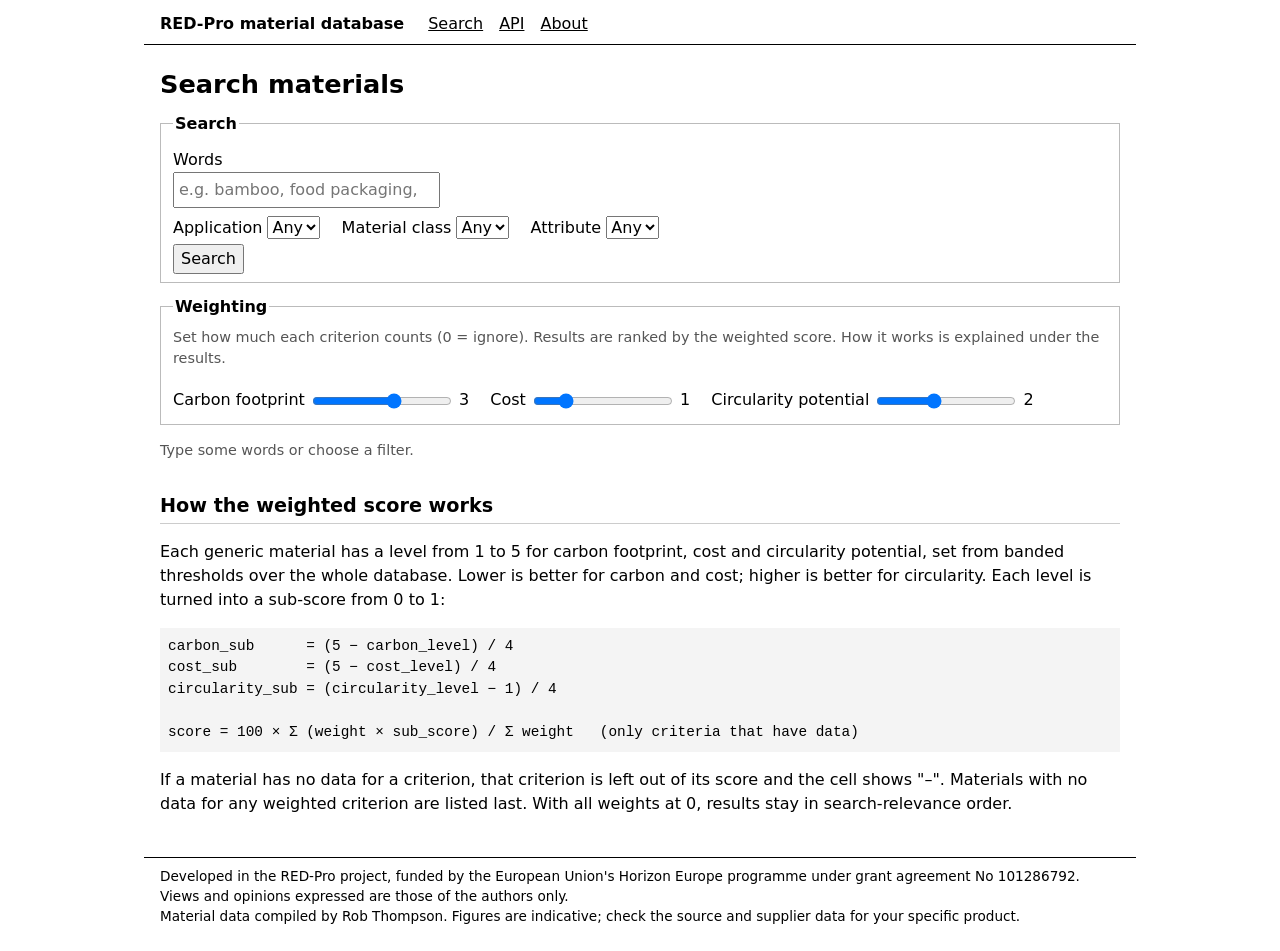
<file: index.html>
<!DOCTYPE html>
<html lang="en">
<head>
<meta charset="utf-8">
<meta name="viewport" content="width=device-width, initial-scale=1">
<title>RED-Pro material database · Search</title>
<link rel="stylesheet" href="style.css">
</head>
<body>
<header><strong>RED-Pro material database</strong><a href="index.html">Search</a><a href="api.html">API</a><a href="about.html">About</a></header>
<main>
<h1>Search materials</h1>
<form id="f">
  <fieldset>
    <legend>Search</legend>
    <label>Words <input type="search" id="q" placeholder="e.g. bamboo, food packaging, insulation"></label>
    <br>
    <label>Application <select id="application"><option value="">Any</option></select></label>
    <label>Material class <select id="material_class"><option value="">Any</option></select></label>
    <label>Attribute <select id="attribute"><option value="">Any</option></select></label>
    <br><button type="submit">Search</button>
  </fieldset>
  <fieldset>
    <legend>Weighting</legend>
    <p class="muted" style="margin-top:0">Set how much each criterion counts (0 = ignore). Results are ranked by the weighted score. How it works is explained under the results.</p>
    <label>Carbon footprint <input type="range" id="w_carbon" min="0" max="5" value="3"> <output id="o_carbon">3</output></label>
    <label>Cost <input type="range" id="w_cost" min="0" max="5" value="1"> <output id="o_cost">1</output></label>
    <label>Circularity potential <input type="range" id="w_circularity" min="0" max="5" value="2"> <output id="o_circularity">2</output></label>
  </fieldset>
</form>

<p id="status" class="muted"></p>
<p id="error" class="error" hidden></p>

<div class="wide"><table id="results" hidden>
  <thead><tr><th>#</th><th>Material</th><th>Type</th><th class="num">Carbon<br><span class="muted">kg CO₂e/kg</span></th><th class="num">Cost<br><span class="muted">per kg</span></th><th class="num">Circularity<br><span class="muted">1–5</span></th><th class="num">Score<br><span class="muted">0–100</span></th></tr></thead>
  <tbody></tbody>
</table></div>

<div id="innovWrap" hidden>
  <h2>Innovations</h2>
  <p class="muted">Company products are listed without scores: they are not rated on the relative scales.</p>
  <ul id="innov"></ul>
</div>

<h2>How the weighted score works</h2>
<p>Each generic material has a level from 1 to 5 for carbon footprint, cost and circularity potential, set from banded thresholds over the whole database. Lower is better for carbon and cost; higher is better for circularity. Each level is turned into a sub-score from 0 to 1:</p>
<pre>carbon_sub      = (5 − carbon_level) / 4
cost_sub        = (5 − cost_level) / 4
circularity_sub = (circularity_level − 1) / 4

score = 100 × Σ (weight × sub_score) / Σ weight   (only criteria that have data)</pre>
<p>If a material has no data for a criterion, that criterion is left out of its score and the cell shows "–". Materials with no data for any weighted criterion are listed last. With all weights at 0, results stay in search-relevance order.</p>
</main>
<footer>
  Developed in the RED-Pro project, funded by the European Union's Horizon Europe programme under grant agreement No 101286792. Views and opinions expressed are those of the authors only.<br>
  Material data compiled by Rob Thompson. Figures are indicative; check the source and supplier data for your specific product.
</footer>
<script src="common.js"></script>
<script>
const KEYS = ['carbon', 'cost', 'circularity'];
let rows = [];
let gone = new Set(); // innovation codes whose Availability is Discontinued

function weights() { const w = {}; KEYS.forEach((k) => { w[k] = Number($('w_' + k).value); $('o_' + k).textContent = w[k]; }); return w; }

function sub(r, k) {
  const v = r[k];
  if (!v || v.level == null) return null;
  return k === 'circularity' ? (v.level - 1) / 4 : (5 - v.level) / 4;
}
function score(r, w) {
  let num = 0, den = 0;
  KEYS.forEach((k) => { const s = sub(r, k); if (w[k] > 0 && s != null) { num += w[k] * s; den += w[k]; } });
  return den ? Math.round(100 * num / den) : null;
}
const cell = (v) => (v && v.value != null ? `${esc(Number(v.value))}${v.label ? `<br><span class="muted">${esc(v.label)}</span>` : ''}` : '–');

function render() {
  const w = weights();
  const anyW = KEYS.some((k) => w[k] > 0);
  const mats = rows.filter((r) => r.kind !== 'innovation').map((r, i) => ({ r, i, s: score(r, w) }));
  if (anyW) mats.sort((a, b) => (b.s ?? -1) - (a.s ?? -1) || a.i - b.i);
  $('results').querySelector('tbody').innerHTML = mats.map(({ r, s }, n) => `<tr>
    <td class="num">${n + 1}</td>
    <td><a href="${pageFor(r.code, r.kind)}">${esc(r.name)}</a>${r.family_name ? `<br><span class="muted">${esc(r.family_name)}</span>` : ''}</td>
    <td>${r.kind === 'family' ? 'Family' : 'Grade'}${r.supply_route === 'recycled' ? ', recycled' : ''}</td>
    <td class="num">${cell(r.carbon)}</td><td class="num">${cell(r.cost)}</td><td class="num">${cell(r.circularity)}</td>
    <td class="num">${anyW ? (s == null ? '–' : s) : ''}</td></tr>`).join('');
  $('results').hidden = !mats.length;
  const inns = rows.filter((r) => r.kind === 'innovation');
  $('innov').innerHTML = inns.map((r) => `<li><a href="${pageFor(r.code, 'innovation')}">${esc(r.name)}</a>${gone.has(r.code) ? ' <span class="muted">(discontinued)</span>' : ''}</li>`).join('');
  $('innovWrap').hidden = !inns.length;
}

function terms() { return ['application', 'material_class', 'attribute'].map((k) => $(k).value).filter(Boolean); }

function syncUrl() {
  const p = new URLSearchParams();
  if ($('q').value.trim()) p.set('q', $('q').value.trim());
  ['application', 'material_class', 'attribute'].forEach((k) => { if ($(k).value) p.set(k, $(k).value); });
  KEYS.forEach((k) => p.set('w_' + k, $('w_' + k).value));
  try { history.replaceState(null, '', '?' + p); } catch (e) { /* ignore */ }
}

async function search() {
  const q = $('q').value.trim(), t = terms();
  syncUrl();
  $('error').hidden = true;
  if (!q && !t.length) { rows = []; render(); $('status').textContent = 'Type some words or choose a filter.'; return; }
  $('status').textContent = 'Searching…';
  try {
    rows = q ? await wordSearch({ q, terms: t, exclude: [], limit: 60 })
             : await rpc('search_materials_v2', { q: '', p_terms: t, p_exclude: [], p_limit: 60 });
    const total = rows.length ? Number(rows[0].total) : 0;
    $('status').textContent = total ? `${total} result${total === 1 ? '' : 's'}${total > rows.length ? ` (best ${rows.length} shown)` : ''}` : 'No results.';
    render();
    // Mark innovations that are no longer made or can no longer be found
    const codes = rows.filter((r) => r.kind === 'innovation').map((r) => r.code);
    if (codes.length) rpc('innovation_companies', { p_codes: codes })
      .then((list) => { gone = new Set((list || []).filter((x) => x.discontinued).map((x) => x.code)); render(); })
      .catch(() => {});
  } catch (e) {
    rows = []; render();
    $('status').textContent = '';
    $('error').textContent = e.message; $('error').hidden = false;
  }
}

$('f').addEventListener('submit', (e) => { e.preventDefault(); search(); });
['application', 'material_class', 'attribute'].forEach((k) => $(k).addEventListener('change', search));
KEYS.forEach((k) => $('w_' + k).addEventListener('input', () => { render(); syncUrl(); }));

(async () => {
  const p = new URLSearchParams(location.search);
  if (p.has('t') && !p.has('application')) {
    // Links from older pages: t=vocab:slug,vocab:slug
    p.get('t').split(',').forEach((t) => { const v = t.split(':')[0]; if (['application', 'material_class', 'attribute'].includes(v)) p.set(v, t); });
  }
  try {
    const opts = await rpc('filter_options_v2');
    ['application', 'material_class', 'attribute'].forEach((v) => {
      $(v).insertAdjacentHTML('beforeend', opts.filter((o) => o.vocabulary === v)
        .sort((a, b) => a.label.localeCompare(b.label))
        .map((o) => `<option value="${esc(v + ':' + o.slug)}">${esc(o.label)} (${o.n})</option>`).join(''));
    });
  } catch (e) { /* filters stay empty; search still works */ }
  $('q').value = p.get('q') || '';
  ['application', 'material_class', 'attribute'].forEach((k) => { if (p.get(k)) $(k).value = p.get(k); });
  KEYS.forEach((k) => { if (p.has('w_' + k)) $('w_' + k).value = p.get('w_' + k); });
  weights();
  search();
})();
</script>
</body>
</html>
</file>
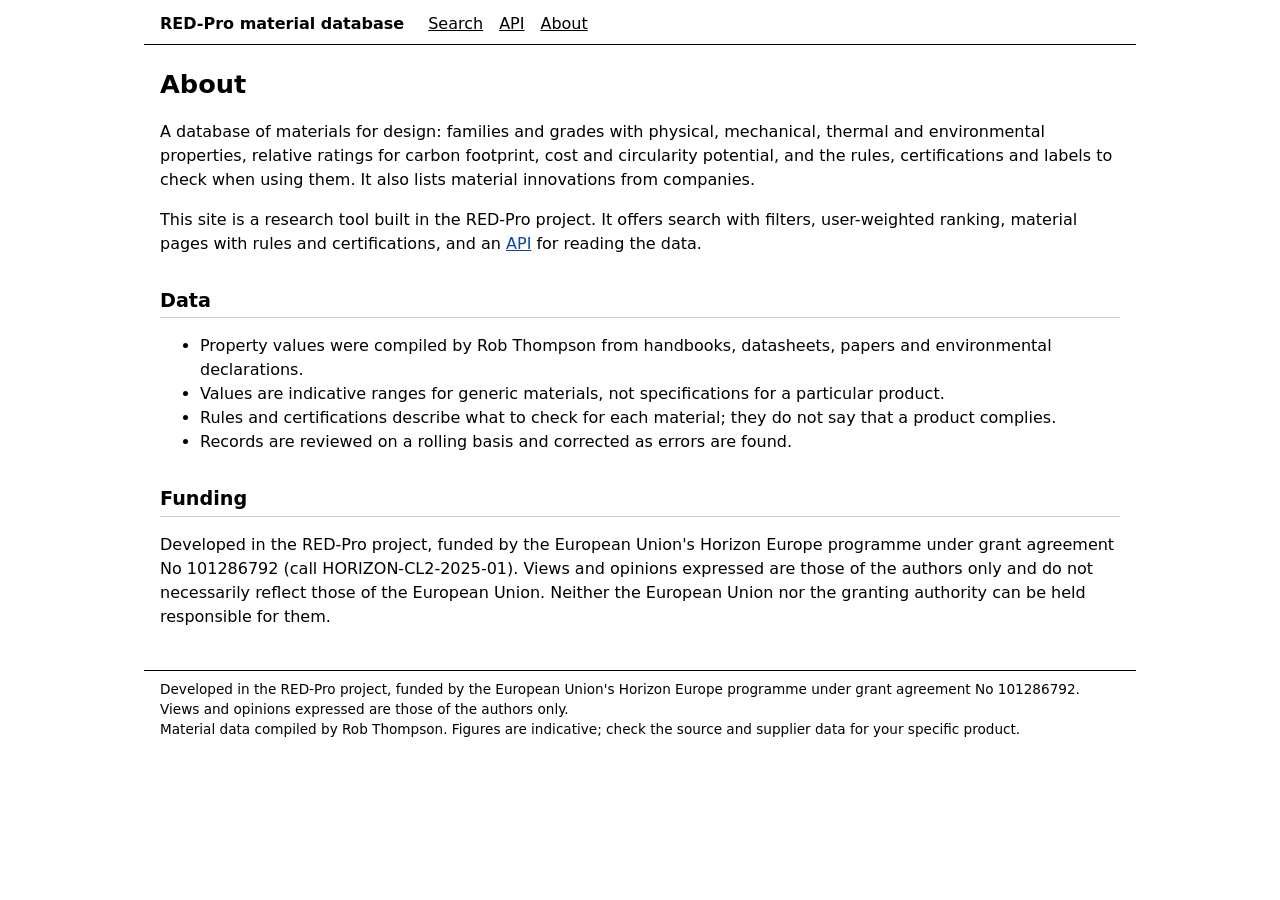
<file: about.html>
<!DOCTYPE html>
<html lang="en">
<head>
<meta charset="utf-8">
<meta name="viewport" content="width=device-width, initial-scale=1">
<title>RED-Pro material database · About</title>
<link rel="stylesheet" href="style.css">
</head>
<body>
<header><strong>RED-Pro material database</strong><a href="index.html">Search</a><a href="api.html">API</a><a href="about.html">About</a></header>
<main>
<h1>About</h1>
<p>A database of materials for design: families and grades with physical, mechanical, thermal and environmental properties, relative ratings for carbon footprint, cost and circularity potential, and the rules, certifications and labels to check when using them. It also lists material innovations from companies.</p>
<p>This site is a research tool built in the RED-Pro project. It offers search with filters, user-weighted ranking, material pages with rules and certifications, and an <a href="api.html">API</a> for reading the data.</p>
<h2>Data</h2>
<ul>
  <li>Property values were compiled by Rob Thompson from handbooks, datasheets, papers and environmental declarations.</li>
  <li>Values are indicative ranges for generic materials, not specifications for a particular product.</li>
  <li>Rules and certifications describe what to check for each material; they do not say that a product complies.</li>
  <li>Records are reviewed on a rolling basis and corrected as errors are found.</li>
</ul>
<h2>Funding</h2>
<p>Developed in the RED-Pro project, funded by the European Union's Horizon Europe programme under grant agreement No 101286792 (call HORIZON-CL2-2025-01). Views and opinions expressed are those of the authors only and do not necessarily reflect those of the European Union. Neither the European Union nor the granting authority can be held responsible for them.</p>
</main>
<footer>
  Developed in the RED-Pro project, funded by the European Union's Horizon Europe programme under grant agreement No 101286792. Views and opinions expressed are those of the authors only.<br>
  Material data compiled by Rob Thompson. Figures are indicative; check the source and supplier data for your specific product.
</footer>
</body>
</html>
</file>
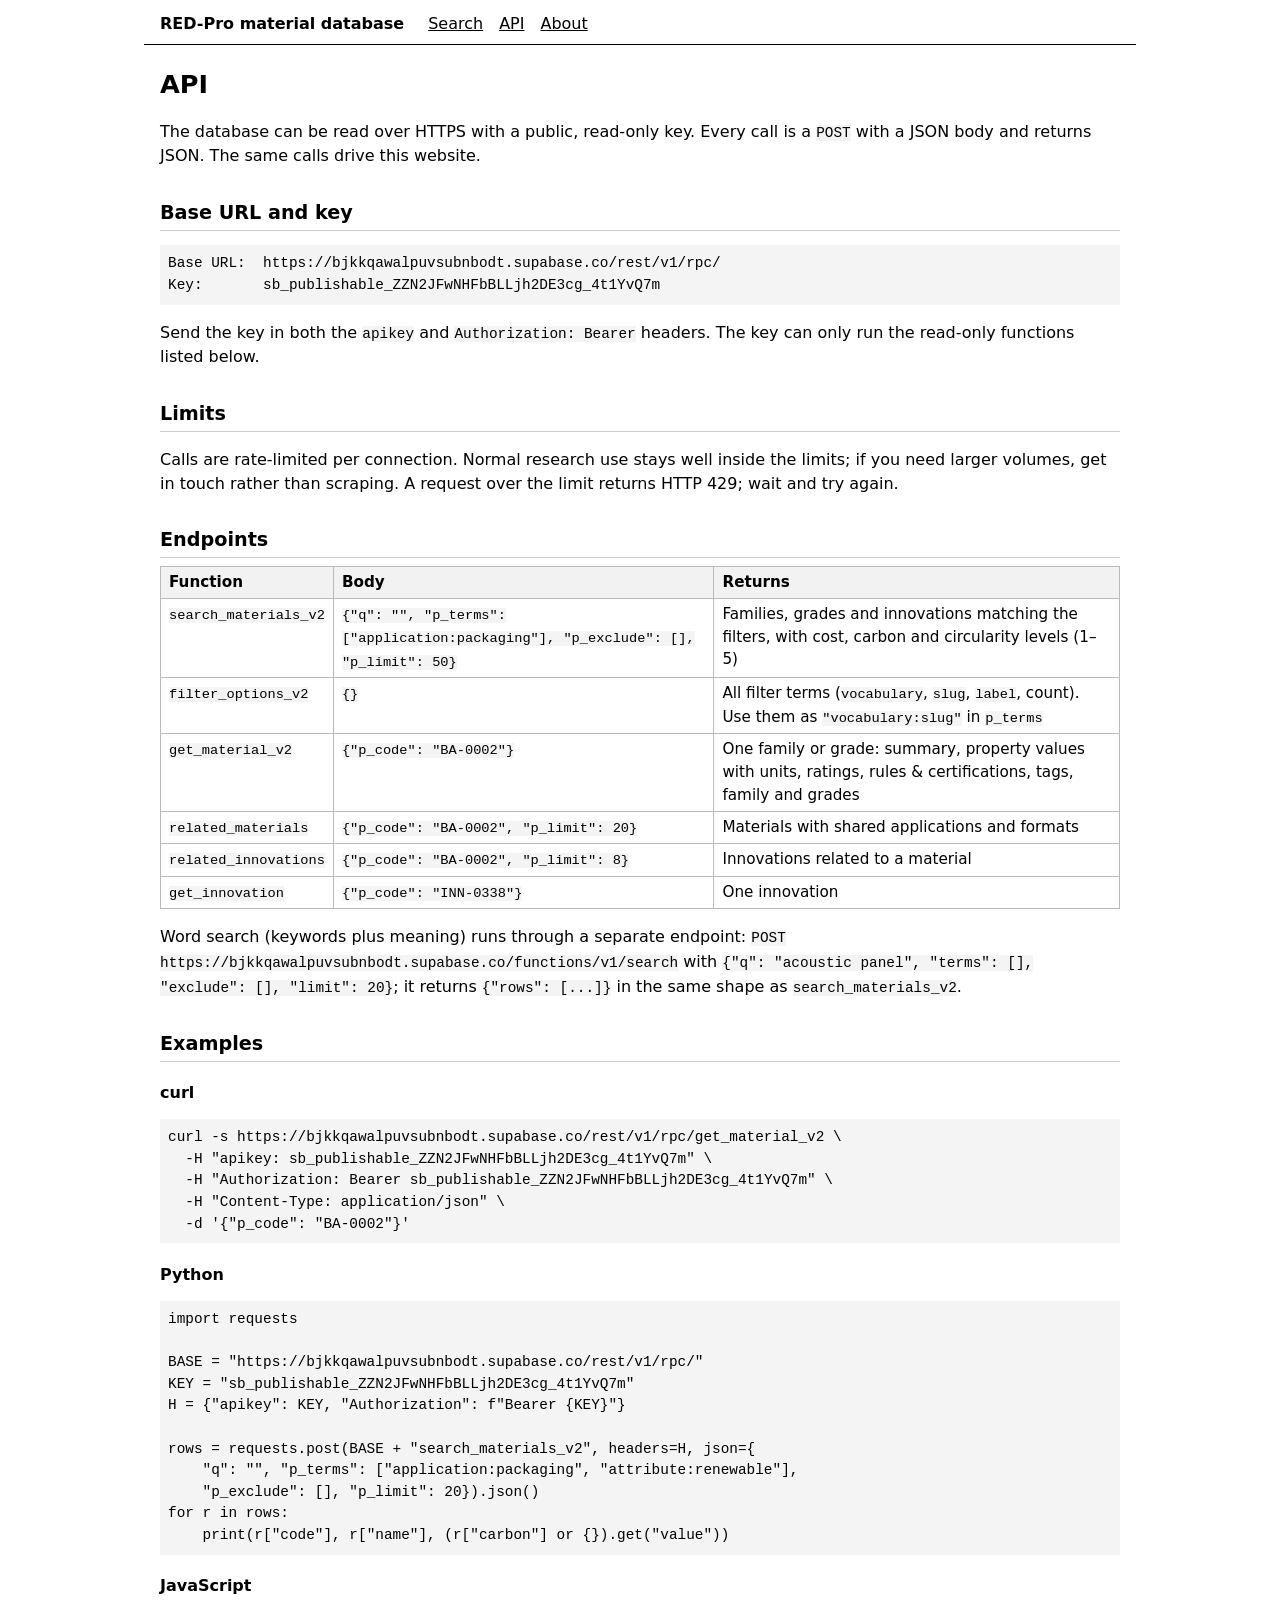
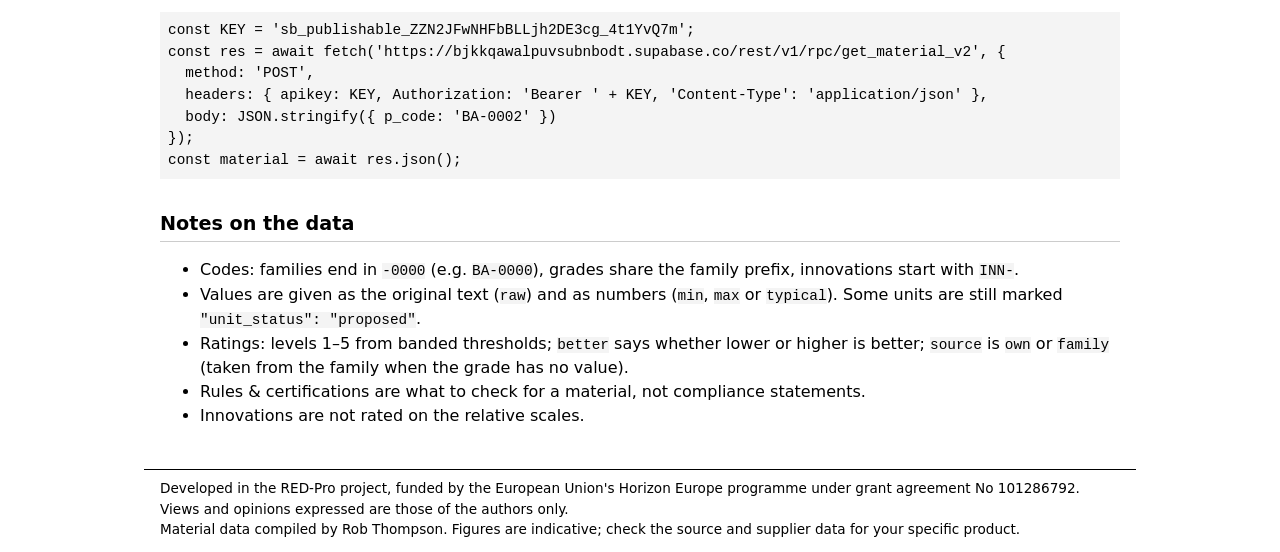
<file: api.html>
<!DOCTYPE html>
<html lang="en">
<head>
<meta charset="utf-8">
<meta name="viewport" content="width=device-width, initial-scale=1">
<title>RED-Pro material database · API</title>
<link rel="stylesheet" href="style.css">
</head>
<body>
<header><strong>RED-Pro material database</strong><a href="index.html">Search</a><a href="api.html">API</a><a href="about.html">About</a></header>
<main>
<h1>API</h1>
<p>The database can be read over HTTPS with a public, read-only key. Every call is a <code>POST</code> with a JSON body and returns JSON. The same calls drive this website.</p>

<h2>Base URL and key</h2>
<pre>Base URL:  https://bjkkqawalpuvsubnbodt.supabase.co/rest/v1/rpc/
Key:       sb_publishable_ZZN2JFwNHFbBLLjh2DE3cg_4t1YvQ7m</pre>
<p>Send the key in both the <code>apikey</code> and <code>Authorization: Bearer</code> headers. The key can only run the read-only functions listed below.</p>

<h2>Limits</h2>
<p>Calls are rate-limited per connection. Normal research use stays well inside the limits; if you need larger volumes, get in touch rather than scraping. A request over the limit returns HTTP 429; wait and try again.</p>

<h2>Endpoints</h2>
<div class="wide"><table>
<thead><tr><th>Function</th><th>Body</th><th>Returns</th></tr></thead>
<tbody>
<tr><td><code>search_materials_v2</code></td><td><code>{"q": "", "p_terms": ["application:packaging"], "p_exclude": [], "p_limit": 50}</code></td><td>Families, grades and innovations matching the filters, with cost, carbon and circularity levels (1–5)</td></tr>
<tr><td><code>filter_options_v2</code></td><td><code>{}</code></td><td>All filter terms (<code>vocabulary</code>, <code>slug</code>, <code>label</code>, count). Use them as <code>"vocabulary:slug"</code> in <code>p_terms</code></td></tr>
<tr><td><code>get_material_v2</code></td><td><code>{"p_code": "BA-0002"}</code></td><td>One family or grade: summary, property values with units, ratings, rules &amp; certifications, tags, family and grades</td></tr>
<tr><td><code>related_materials</code></td><td><code>{"p_code": "BA-0002", "p_limit": 20}</code></td><td>Materials with shared applications and formats</td></tr>
<tr><td><code>related_innovations</code></td><td><code>{"p_code": "BA-0002", "p_limit": 8}</code></td><td>Innovations related to a material</td></tr>
<tr><td><code>get_innovation</code></td><td><code>{"p_code": "INN-0338"}</code></td><td>One innovation</td></tr>
</tbody></table></div>
<p>Word search (keywords plus meaning) runs through a separate endpoint: <code>POST https://bjkkqawalpuvsubnbodt.supabase.co/functions/v1/search</code> with <code>{"q": "acoustic panel", "terms": [], "exclude": [], "limit": 20}</code>; it returns <code>{"rows": [...]}</code> in the same shape as <code>search_materials_v2</code>.</p>

<h2>Examples</h2>
<h3>curl</h3>
<pre>curl -s https://bjkkqawalpuvsubnbodt.supabase.co/rest/v1/rpc/get_material_v2 \
  -H "apikey: sb_publishable_ZZN2JFwNHFbBLLjh2DE3cg_4t1YvQ7m" \
  -H "Authorization: Bearer sb_publishable_ZZN2JFwNHFbBLLjh2DE3cg_4t1YvQ7m" \
  -H "Content-Type: application/json" \
  -d '{"p_code": "BA-0002"}'</pre>

<h3>Python</h3>
<pre>import requests

BASE = "https://bjkkqawalpuvsubnbodt.supabase.co/rest/v1/rpc/"
KEY = "sb_publishable_ZZN2JFwNHFbBLLjh2DE3cg_4t1YvQ7m"
H = {"apikey": KEY, "Authorization": f"Bearer {KEY}"}

rows = requests.post(BASE + "search_materials_v2", headers=H, json={
    "q": "", "p_terms": ["application:packaging", "attribute:renewable"],
    "p_exclude": [], "p_limit": 20}).json()
for r in rows:
    print(r["code"], r["name"], (r["carbon"] or {}).get("value"))</pre>

<h3>JavaScript</h3>
<pre>const KEY = 'sb_publishable_ZZN2JFwNHFbBLLjh2DE3cg_4t1YvQ7m';
const res = await fetch('https://bjkkqawalpuvsubnbodt.supabase.co/rest/v1/rpc/get_material_v2', {
  method: 'POST',
  headers: { apikey: KEY, Authorization: 'Bearer ' + KEY, 'Content-Type': 'application/json' },
  body: JSON.stringify({ p_code: 'BA-0002' })
});
const material = await res.json();</pre>

<h2>Notes on the data</h2>
<ul>
  <li>Codes: families end in <code>-0000</code> (e.g. <code>BA-0000</code>), grades share the family prefix, innovations start with <code>INN-</code>.</li>
  <li>Values are given as the original text (<code>raw</code>) and as numbers (<code>min</code>, <code>max</code> or <code>typical</code>). Some units are still marked <code>"unit_status": "proposed"</code>.</li>
  <li>Ratings: levels 1–5 from banded thresholds; <code>better</code> says whether lower or higher is better; <code>source</code> is <code>own</code> or <code>family</code> (taken from the family when the grade has no value).</li>
  <li>Rules &amp; certifications are what to check for a material, not compliance statements.</li>
  <li>Innovations are not rated on the relative scales.</li>
</ul>
</main>
<footer>
  Developed in the RED-Pro project, funded by the European Union's Horizon Europe programme under grant agreement No 101286792. Views and opinions expressed are those of the authors only.<br>
  Material data compiled by Rob Thompson. Figures are indicative; check the source and supplier data for your specific product.
</footer>
</body>
</html>
</file>
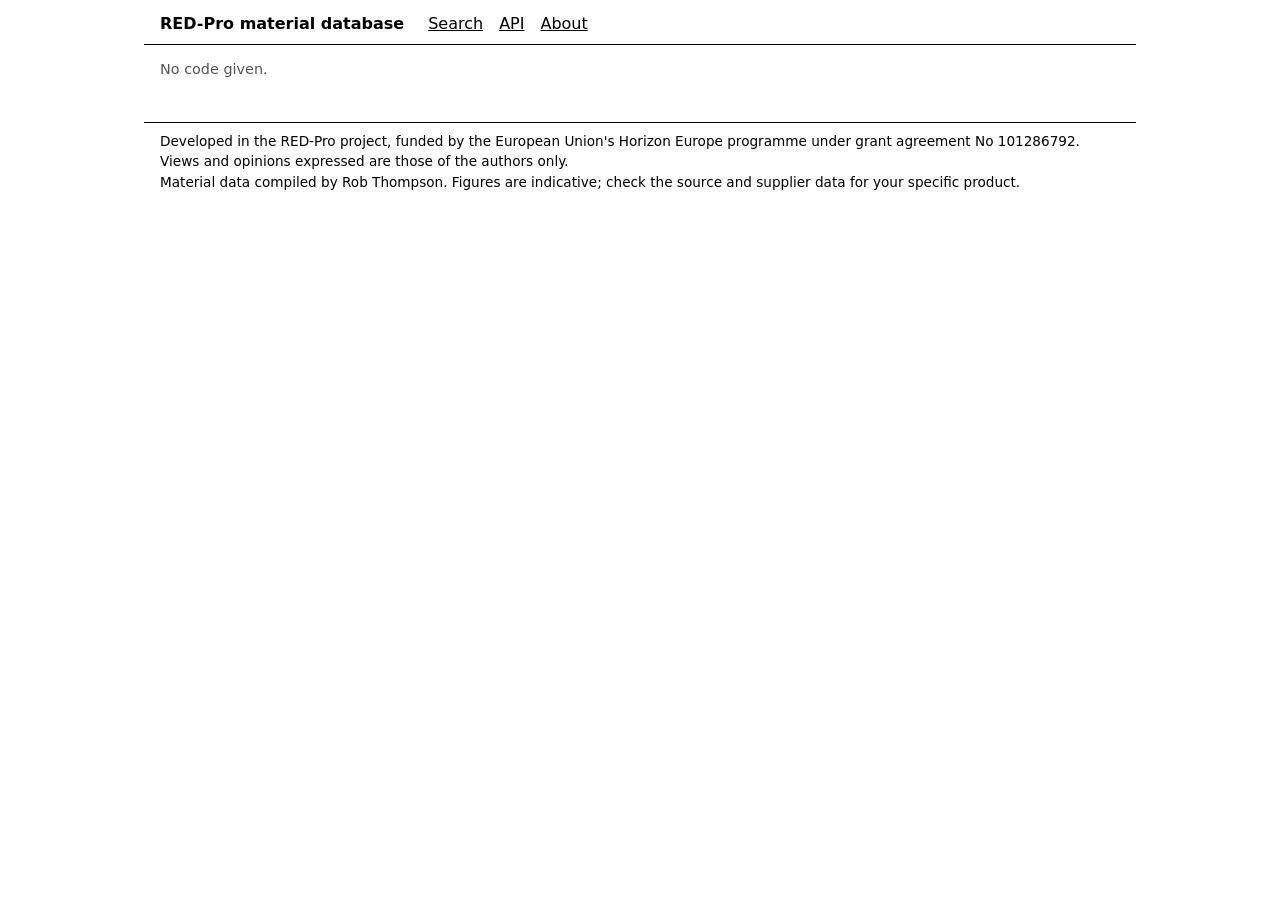
<file: innovation.html>
<!DOCTYPE html>
<html lang="en">
<head>
<meta charset="utf-8">
<meta name="viewport" content="width=device-width, initial-scale=1">
<title>RED-Pro material database · Innovation</title>
<link rel="stylesheet" href="style.css">
</head>
<body>
<header><strong>RED-Pro material database</strong><a href="index.html">Search</a><a href="api.html">API</a><a href="about.html">About</a></header>
<main>
<p id="status" class="muted">Loading…</p>
<p id="error" class="error" hidden></p>
<div id="page" hidden>
  <h1 id="name"></h1>
  <p id="meta" class="muted"></p>
  <div id="summary"></div>
  <div class="wide"><table id="facts"><tbody></tbody></table></div>
  <p class="muted">Company products are not rated on the relative cost, carbon and circularity scales. Information comes from public company sources; check with the company before use.</p>
</div>
</main>
<footer>
  Developed in the RED-Pro project, funded by the European Union's Horizon Europe programme under grant agreement No 101286792. Views and opinions expressed are those of the authors only.<br>
  Material data compiled by Rob Thompson. Figures are indicative; check the source and supplier data for your specific product.
</footer>
<script src="common.js"></script>
<script>
(async () => {
  const code = new URLSearchParams(location.search).get('code');
  if (!code) { $('status').textContent = 'No code given.'; return; }
  let d;
  try { d = await rpc('get_innovation', { p_code: code }); }
  catch (e) { $('status').textContent = ''; $('error').textContent = e.message; $('error').hidden = false; return; }
  if (!d || !d.name) { $('status').textContent = 'Innovation not found.'; return; }
  document.title = 'RED-Pro material database · ' + d.name;
  $('name').textContent = d.name;
  // Products that can no longer be found stay listed, labelled Discontinued (Availability in the source data)
  const gone = (d.availability || []).includes('Discontinued');
  $('meta').textContent = `Code ${d.code} · ${gone ? 'Discontinued product: no longer made or no longer found' : 'Innovation'}`;
  $('summary').innerHTML = paras(d.summary);
  const list = (a) => (a || []).map(esc).join(', ');
  const rows = [
    ['Company', d.company ? (d.company_url ? `<a href="${esc(d.company_url)}" rel="noopener">${esc(d.company)}</a>` : esc(d.company)) : ''],
    ['Source', d.link ? `<a href="${esc(d.link)}" rel="noopener">${esc(d.link)}</a>` : ''],
    ['Material families', (d.families || []).map((f) => `<a href="${pageFor(f.code)}">${esc(f.name)}</a>`).join(', ')],
    ['Closest generic grade', d.grade ? `<a href="${pageFor(d.grade.code)}">${esc(d.grade.name)}</a>` : ''],
    ['Replaces', esc(d.replaces || '')],
    ['Applications', list(d.applications)],
    ['Reasons for use', list(d.reasons)],
    ['Formats', list(d.formats)],
    ['End of life', list(d.end_of_life)],
    ['Availability', list(d.availability)]
  ].filter((r) => r[1]);
  $('facts').querySelector('tbody').innerHTML = rows.map(([k, v]) => `<tr><th>${k}</th><td>${v}</td></tr>`).join('');
  $('status').hidden = true; $('page').hidden = false;
})();
</script>
</body>
</html>
</file>
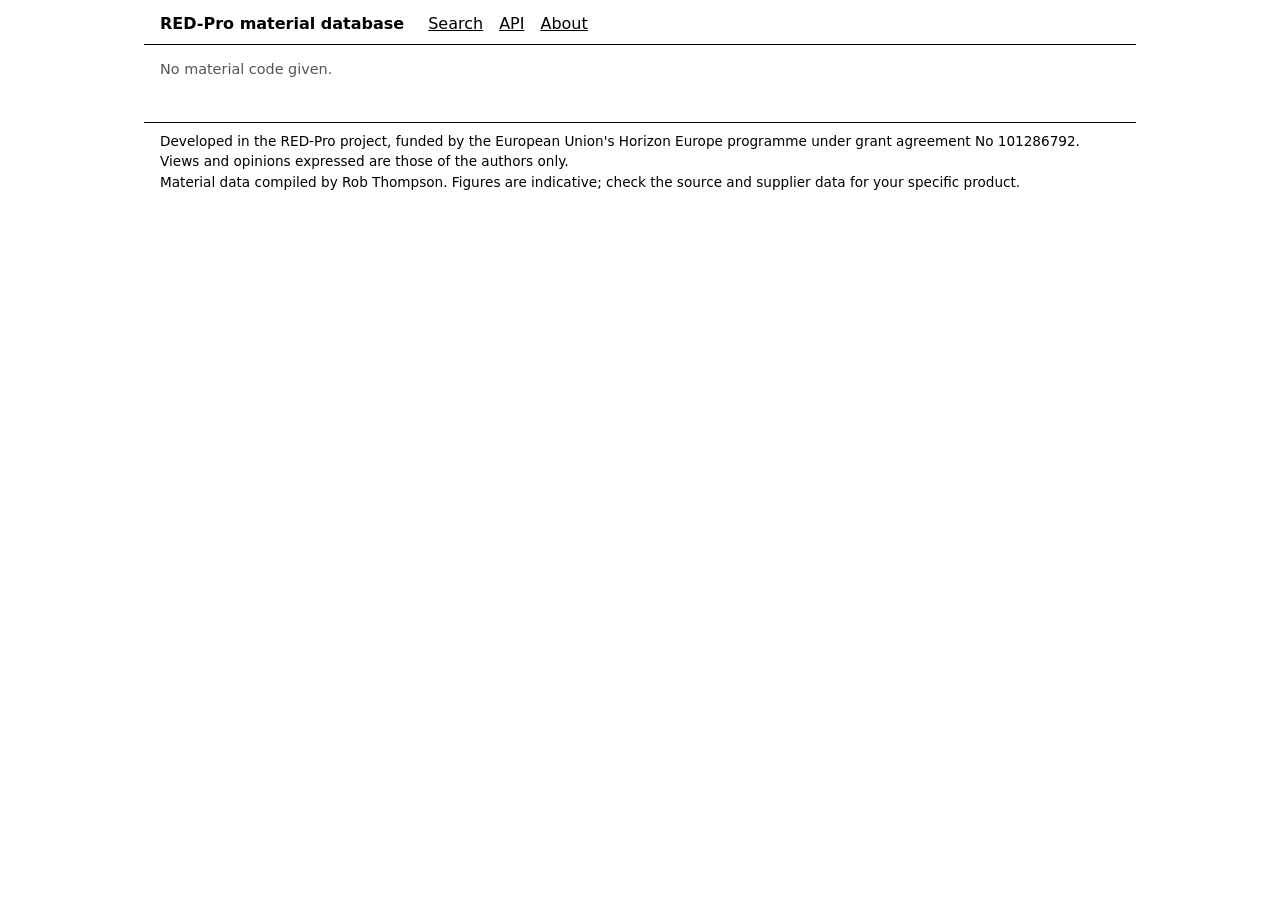
<file: material.html>
<!DOCTYPE html>
<html lang="en">
<head>
<meta charset="utf-8">
<meta name="viewport" content="width=device-width, initial-scale=1">
<title>RED-Pro material database · Material</title>
<link rel="stylesheet" href="style.css">
</head>
<body>
<header><strong>RED-Pro material database</strong><a href="index.html">Search</a><a href="api.html">API</a><a href="about.html">About</a></header>
<main>
<p id="status" class="muted">Loading…</p>
<p id="error" class="error" hidden></p>
<div id="page" hidden>
  <h1 id="name"></h1>
  <p id="meta" class="muted"></p>
  <div id="summary"></div>

  <h2>Ratings</h2>
  <p class="muted">Relative levels from 1 (ultra low) to 5 (very high) across the database. Source "family" means the grade has no own value and uses its family's.</p>
  <div class="wide"><table id="ratings"><thead><tr><th>Criterion</th><th class="num">Value</th><th>Level</th><th>Better when</th><th>Source</th></tr></thead><tbody></tbody></table></div>

  <h2>Properties</h2>
  <div id="props"></div>

  <h2>Rules &amp; certifications to check</h2>
  <p class="muted">What to check if you use this material. These are not compliance statements: whether a product complies depends on the supplier, the grade and the use.</p>
  <div id="rules"></div>

  <h2>Uses and processes</h2>
  <div class="wide"><table id="terms"><tbody></tbody></table></div>

  <div id="gradesWrap"><h2 id="gradesHead">Grades in this family</h2><ul id="grades"></ul></div>
  <div id="recWrap" hidden><h2>Recycled versions</h2><ul id="recycled"></ul></div>
  <div id="innWrap" hidden><h2>Related innovations</h2><ul id="innov"></ul></div>
</div>
</main>
<footer>
  Developed in the RED-Pro project, funded by the European Union's Horizon Europe programme under grant agreement No 101286792. Views and opinions expressed are those of the authors only.<br>
  Material data compiled by Rob Thompson. Figures are indicative; check the source and supplier data for your specific product.
</footer>
<script src="common.js"></script>
<script>
const STATUS = {
  does_not_comply: 'Does not comply', complies: 'Complies', applies: 'Applies to this material', unknown: 'Unknown',
  available_certified: 'Certified versions available'
};
const ORDER = ['does_not_comply', 'complies', 'applies', 'unknown', 'available_certified'];
const CAT = { physical: 'Physical', mechanical: 'Mechanical', thermal: 'Thermal', electrical: 'Electrical', optical: 'Optical', environmental: 'Environmental', economic: 'Economic' };
const VOCAB = { application: 'Applications', process: 'Processes', format: 'Formats', reason_for_use: 'Reasons for use', attribute: 'Attributes',
  material_class: 'Material class', circularity_concern: 'Circularity concerns', circularity_opportunity: 'Circularity opportunities',
  thermal_behaviour: 'Thermal behaviour', electrical_behaviour: 'Electrical behaviour', transparency: 'Transparency', colour: 'Colour' };

function ruleTable(list) {
  return `<div class="wide"><table><thead><tr><th>Rule or scheme</th><th>Status</th><th>For this material</th><th>Scope</th></tr></thead><tbody>${list.map((c) => `<tr>
    <td>${c.url ? `<a href="${esc(c.url)}" rel="noopener">${esc(c.title)}</a>` : esc(c.title)}<br><span class="muted">${esc(c.description || '')}</span></td>
    <td>${esc(STATUS[c.status] || c.status || '')}</td>
    <td>${esc(c.detail || '')}</td>
    <td>${esc([c.kind, c.jurisdiction].filter(Boolean).join(' · '))}</td></tr>`).join('')}</tbody></table></div>`;
}

(async () => {
  const code = new URLSearchParams(location.search).get('code');
  if (!code) { $('status').textContent = 'No material code given.'; return; }
  let d;
  try { d = await rpc('get_material_v2', { p_code: code }); }
  catch (e) { $('status').textContent = ''; $('error').textContent = e.message; $('error').hidden = false; return; }
  if (!d || !d.item) { $('status').textContent = 'Material not found.'; return; }
  const it = d.item, fam = d.family;
  const isFam = it.kind === 'family';
  document.title = 'RED-Pro material database · ' + it.name;
  $('name').textContent = it.name + (it.subfamily && !it.name.toLowerCase().includes(it.subfamily.toLowerCase()) ? ` (${it.subfamily})` : '');
  $('meta').innerHTML = [
    `Code ${esc(it.code)}`,
    isFam ? 'Material family' : (fam ? `Grade in <a href="${pageFor(fam.code)}">${esc(fam.name)}</a>` : 'Grade'),
    it.supply_route ? esc(it.supply_route === 'recycled' ? 'Recycled' : 'Primary') : '',
    it.variant_of ? `Recycled version of <a href="${pageFor(it.variant_of.code || it.variant_of)}">${esc(it.variant_of.name || it.variant_of)}</a>` : ''
  ].filter(Boolean).join(' · ');
  $('summary').innerHTML = paras(it.summary || (isFam ? '' : fam && fam.summary));

  $('ratings').querySelector('tbody').innerHTML = (it.ratings || fam?.ratings || []).map((r) => `<tr>
    <td>${esc(r.label_text || r.label)}</td>
    <td class="num">${r.value != null ? esc(Number(r.value)) : '–'}</td>
    <td>${r.level != null ? `${r.level} · ${esc(r.band_label || (r.label_text ? r.label : '') || '')}` : 'No data'}</td>
    <td>${esc(r.better || '')}</td><td>${esc(r.source || '')}</td></tr>`).join('');

  const vals = it.values || [];
  const groups = {};
  vals.forEach((v) => { (groups[v.category] = groups[v.category] || []).push(v); });
  $('props').innerHTML = vals.length ? Object.keys(groups).map((g) => `<h3>${esc(CAT[g] || g)}</h3><div class="wide"><table>
    <thead><tr><th>Property</th><th class="num">Value</th><th>Unit</th><th>Condition</th></tr></thead><tbody>${groups[g].map((v) => `<tr>
    <td>${esc(v.label)}</td><td class="num">${esc(v.raw ?? (v.typical ?? [v.min, v.max].filter((x) => x != null).join('–')))}${v.est ? ' <em class="muted" title="Estimate: not yet confirmed against a published source">est.</em>' : ''}</td>
    <td>${esc(v.unit || '')}</td><td>${esc([v.condition, v.basis].filter(Boolean).join('; '))}</td></tr>`).join('')}</tbody></table></div>`).join('')
    : '<p class="muted">No property values for this record.</p>';

  const comp = (it.compliance || []).slice().sort((a, b) => ORDER.indexOf(a.status) - ORDER.indexOf(b.status));
  const leg = comp.filter((c) => c.kind === 'regulation' || c.kind === 'directive');
  const cert = comp.filter((c) => !leg.includes(c));
  $('rules').innerHTML = comp.length
    ? (leg.length ? `<h3>Legislation</h3>${ruleTable(leg)}` : '') + (cert.length ? `<h3>Certifications, labels and standards</h3>${ruleTable(cert)}` : '')
    : '<p class="muted">No rules recorded for this material yet.</p>';

  const t = it.terms || {};
  $('terms').querySelector('tbody').innerHTML = Object.keys(VOCAB).filter((k) => t[k] && t[k].length)
    .map((k) => `<tr><th>${VOCAB[k]}</th><td>${t[k].map((x) => esc(x.label)).join(', ')}</td></tr>`).join('');

  const grades = (fam && fam.grades) || [];
  $('gradesHead').textContent = isFam ? 'Grades in this family' : 'Other grades in this family';
  $('grades').innerHTML = grades.filter((g) => g.code !== it.code)
    .map((g) => `<li><a href="${pageFor(g.code)}">${esc(g.name)}</a>${g.supply_route === 'recycled' ? ' <span class="muted">(recycled)</span>' : ''}</li>`).join('');
  $('gradesWrap').hidden = !$('grades').children.length;
  const rec = it.recycled_versions || [];
  $('recycled').innerHTML = rec.map((g) => `<li><a href="${pageFor(g.code)}">${esc(g.name)}</a></li>`).join('');
  $('recWrap').hidden = !rec.length;

  $('status').hidden = true; $('page').hidden = false;

  try {
    const inn = await rpc('related_innovations', { p_code: it.code, p_limit: 8 });
    $('innov').innerHTML = (inn || []).map((r) => `<li><a href="${pageFor(r.code, 'innovation')}">${esc(r.name)}</a></li>`).join('');
    $('innWrap').hidden = !(inn || []).length;
  } catch (e) { /* optional section */ }
})();
</script>
</body>
</html>
</file>
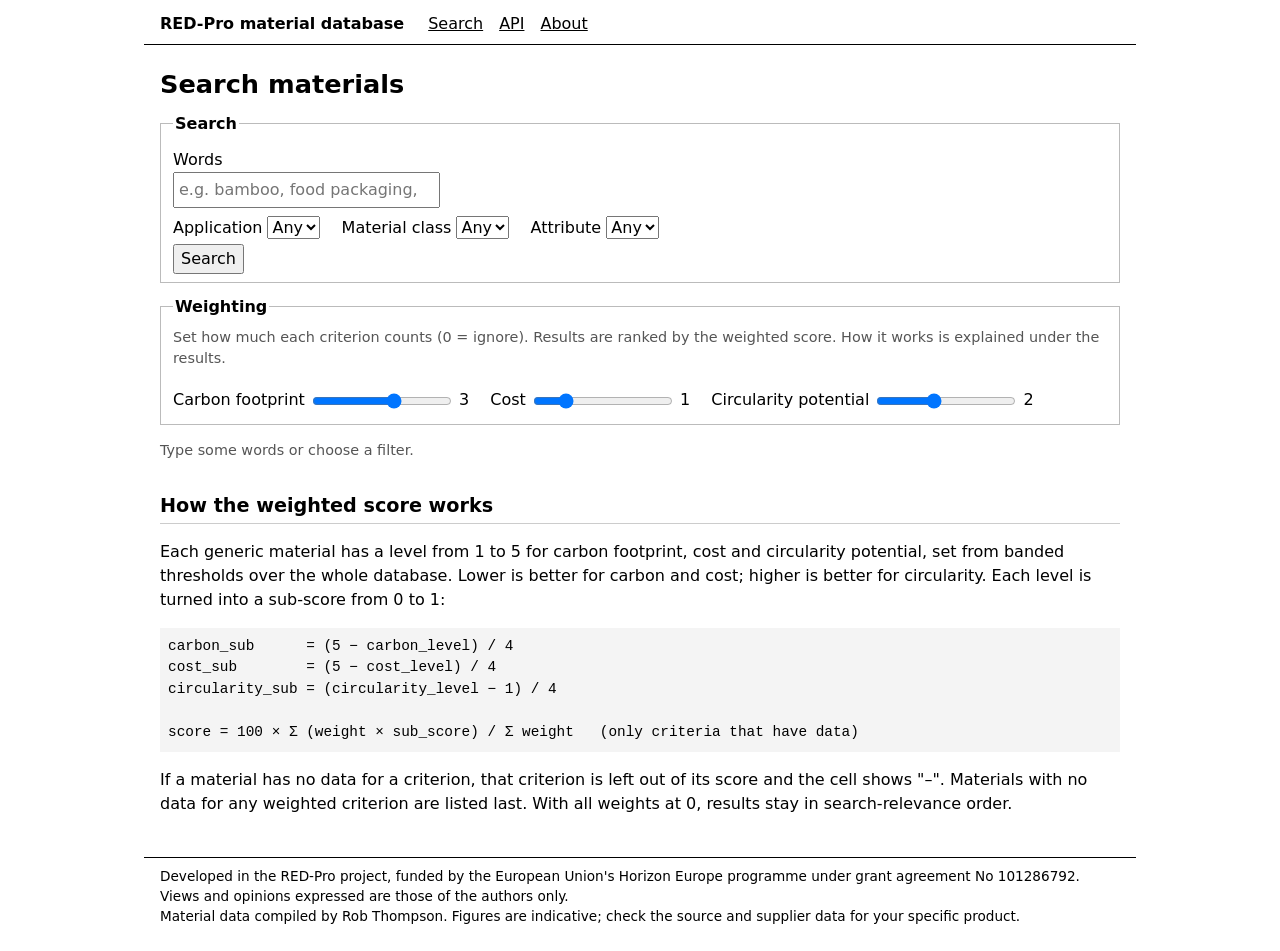
<file: search.html>
<!DOCTYPE html>
<html lang="en"><head><meta charset="utf-8"><title>RED-Pro material database · Search</title>
<script>location.replace('index.html' + location.search + location.hash);</script>
<meta http-equiv="refresh" content="0; url=index.html"></head>
<body><a href="index.html">Search</a></body></html>
</file>
<file: style.css>
/* Deliberately plain: system fonts, black on white, tables. */
body { font: 16px/1.5 system-ui, -apple-system, "Segoe UI", Roboto, sans-serif; color: #000; background: #fff; margin: 0; }
main, header, footer { max-width: 960px; margin: 0 auto; padding: 0 16px; }
header { padding-top: 12px; border-bottom: 1px solid #000; padding-bottom: 8px; }
header a { color: #000; margin-right: 16px; }
header strong { margin-right: 24px; }
h1 { font-size: 1.6em; margin: 0.8em 0 0.3em; }
h2 { font-size: 1.2em; margin: 1.6em 0 0.4em; border-bottom: 1px solid #ccc; padding-bottom: 2px; }
h3 { font-size: 1em; margin: 1.2em 0 0.3em; }
a { color: #0645ad; }
table { border-collapse: collapse; width: 100%; margin: 0.5em 0 1em; font-size: 0.95em; }
th, td { border: 1px solid #bbb; padding: 4px 8px; text-align: left; vertical-align: top; }
th { background: #f2f2f2; }
td.num, th.num { text-align: right; white-space: nowrap; }
fieldset { border: 1px solid #bbb; margin: 0 0 12px; padding: 8px 12px; }
legend { font-weight: bold; }
label { display: inline-block; margin: 4px 16px 4px 0; }
input[type=search] { width: min(100%, 420px); font: inherit; padding: 4px; }
select, button { font: inherit; }
input[type=range] { vertical-align: middle; width: 140px; }
.muted { color: #555; font-size: 0.9em; }
.error { color: #b00; }
code, pre { font-family: ui-monospace, Menlo, Consolas, monospace; font-size: 0.9em; background: #f4f4f4; }
pre { padding: 8px; overflow-x: auto; white-space: pre-wrap; }
footer { border-top: 1px solid #000; margin-top: 3em; padding: 8px 16px 24px; font-size: 0.85em; }
[hidden] { display: none !important; }
@media (max-width: 600px) { .wide { display: block; overflow-x: auto; } }
</file>
